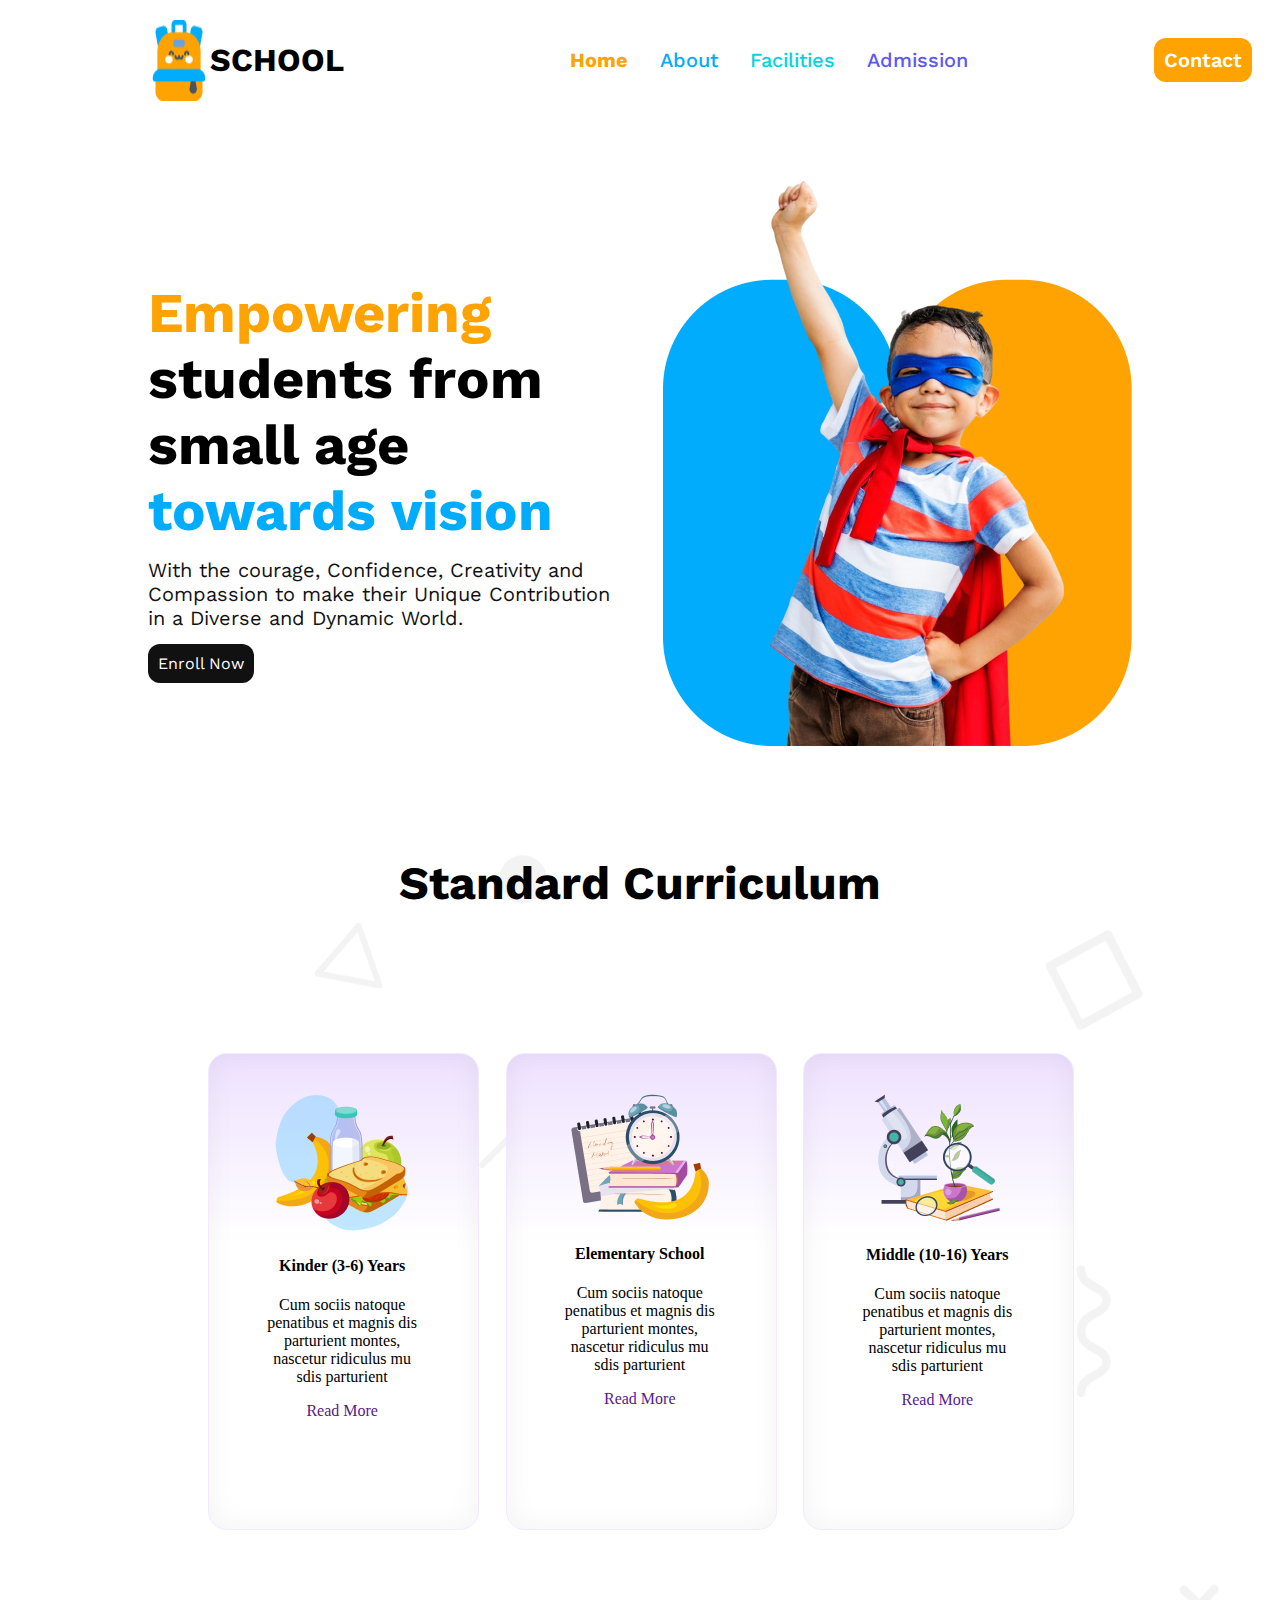
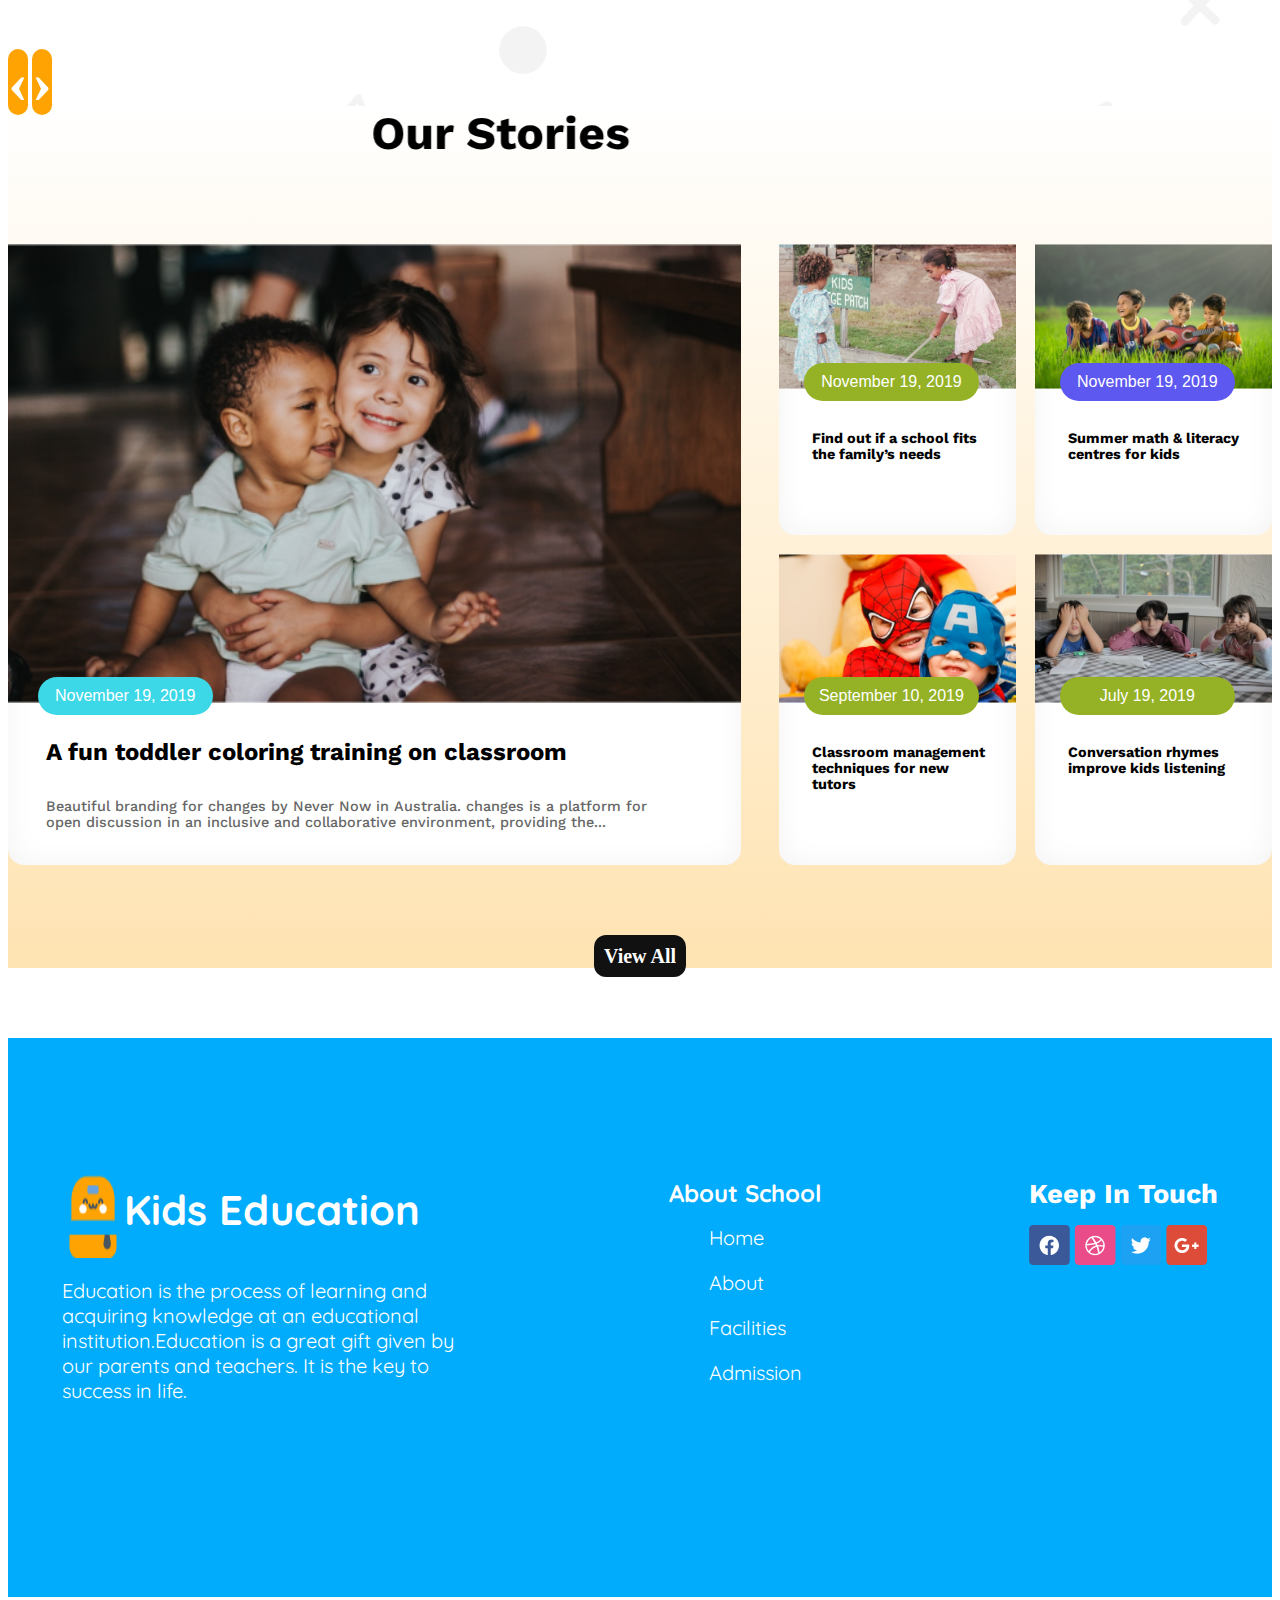
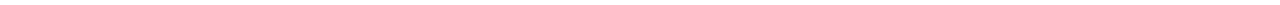
<file: assets/index.html>
<!DOCTYPE html>
<html lang="en">
<head>
    <meta charset="UTF-8">
    <meta name="viewport" content="width=device-width, initial-scale=1.0">
    <title>Kids-Office</title>
    <link rel="stylesheet" href="styles/sytle.css">
</head>
<body class=".width">
    <header>
        <nav class="work-sans-font1">
            <div class="nav-container display-flex">
                <div class="nav-logo display-flex">
                    <img class="logo" src="logo.png" alt="">
                    <h1>SCHOOL</h1>
                </div>
                <div class="nav-lists">
                    <ul class="display-flex">
                        <li><a href="" class="nav-home">Home</a></li>
                        <li><a href="" class="nav-about">About</a></li>
                        <li><a href="" class="nav-facilities">Facilities</a></li>
                        <li><a href="" class="nav-admission">Admission</a></li>
                    </ul>
                </div>
                <a class="nav-btn" href="">Contact</a>

            </div>
        </nav>
    </header>
    <main>
        <section class=" banner work-sans-font1">
            <div class="banner-container display-flex">
                <div class="banner-items">
                    <h1 class="section-title">
                        <span id="title-color1">Empowering</span>
                        students from small age <span id="title-color2">towards vision </span>
                    </h1>
                    <p class="section-description">With the courage, Confidence, Creativity and Compassion to make their Unique Contribution in a Diverse and Dynamic World.</p>
                    <a class="banner-btn primary-btn" href="">Enroll Now</a>
                </div>
                <img class="banner-img" src="hero-kids.png" alt="">
            </div>
        </section>
        <section class="bg-img clr" >
            <div class="curriculum-section">
                <h1 class="curriculum-header work-sans-font1">
                    Standard Curriculum
                </h1>
                <div class="curriculum-container display-flex">
                    <!-- .curriculum*3>img+h4.curriculum-title+p.curriculum-description+a.curriculum-btn -->
                    <div class="curriculum-items">
                        <img src="kinder.png" alt="">
                        <h4 class="curriculum-title">Kinder (3-6) Years</h4>
                        <p class="curriculum-description">Cum sociis natoque penatibus et magnis
                            dis parturient montes, nascetur ridiculus
                            mu sdis parturient</p>
                        <a href="" class="curriculum-btn">Read More</a>
                    </div>
                    <div class="curriculum-items">
                        <img src="elementary.png" alt="">
                        <h4 class="curriculum-title">Elementary School</h4>
                        <p class="curriculum-description">Cum sociis natoque penatibus et magnis
                            dis parturient montes, nascetur ridiculus
                            mu sdis parturient</p>
                        <a href="" class="curriculum-btn">Read More</a>
                    </div>
                    <div class="curriculum-items">
                        <img src="middle.png" alt="">
                        <h4 class="curriculum-title">Middle (10-16) Years</h4>
                        <p class="curriculum-description">Cum sociis natoque penatibus et magnis
                            dis parturient montes, nascetur ridiculus
                            mu sdis parturient</p>
                        <a href="" class="curriculum-btn">Read More</a>
                    </div>
    
                </div>
            </div>
            <div>
                <a href="" class="previous-round">&#8249;</a>
                <a href="" class="next-round">&#8250;</a>
            </div>
        </section>
      
        <article class="bg-img bg-color">
             <!-- <h1 class="article-header work-sans-font1">
                Our Stories
            </h1>   -->
            <marquee class="article-header work-sans-font1" behavior="scroll" direction="right" scrollamount="10">Our Stories</marquee>
              
            <!-- img.article-img+button.article-btn+h4.article-title+p.article-description -->
           <div class=" article-container display-flex">
             <div class="story1">
                <img src="story-1.png" alt="" class="article-img">
                <br>
                <button class="article-btn1">November 19, 2019</button>
                <h4 class="article-title-head work-sans-font1">A fun toddler coloring training on
                    classroom</h4>
                <p class="article-description-head work-sans-font2">Beautiful branding for changes by Never Now in Australia.
                    changes is a platform for open discussion in an inclusive and
                    collaborative environment, providing the...</p>
               </div>
             <div class="story-container">
                <div class="story">
                    <img src="story-2.png" alt="" class="article-img">
                    <br>
                    <button class="article-btn2">November 19, 2019</button>
                    <h4 class="article-title work-sans-font1">Find out if a school fits the
                        family’s needs</h4>
                   </div>
                   <div class="story">
                    <img src="story-3.png" alt="" class="article-img">
                    <br>
                    <button class="article-btn3">November 19, 2019</button>
                    <h4 class="article-title work-sans-font1">Summer math & literacy
                        centres for kids</h4>
                   </div>
                   <div class="story">
                    <img src="story-4.png" alt="" class="article-img">
                    <br>
                    <button class="article-btn2">September 10, 2019</button>
                    <h4 class="article-title work-sans-font1">Classroom management
                        techniques for new tutors</h4>
                   </div>
                   <div class="story">
                    <img src="story-5.png" alt="" class="article-img">
                    <br>
                    <button class="article-btn2">July 19, 2019</button>
                    <h4 class="article-title work-sans-font1">Conversation rhymes
                        improve kids listening</h4>
                   </div>
             </div>
              
           </div>
            
            
            <div class="article-button">
            <a href="" class=" view-btn primary-btn">View All</a>
        </div>
        </article>
     </main>
    <footer class="">
        <div class="main-foter display-flex">
            <div class="education">
                <div class="display-flex">
                    <img class="logo" src="logo.png" alt="">
                    <h1 class="education-head">Kids Education</h1>
                </div>
                <p class="footer-description">Education is the process of learning and acquiring knowledge at an educational institution.Education is a great gift given by our parents and teachers. It is the key to success in life.</p>
            </div>
            <div class="about">
                <h1 class="about-head">About School</h1>
                <div class="about-lists">
                    <ul class="display-flex about-items">
                        <li><a href="" class="footer-description">Home</a></li>
                        <li><a href="" class="footer-description">About</a></li>
                        <li><a href="" class="footer-description">Facilities</a></li>
                        <li><a href="" class="footer-description">Admission</a></li>
                    </ul>
                </div>
            </div>
            <div>
                 <h1 class="social work-sans-font1">Keep In Touch</h1>
                 <img src="fb.png" alt="">
                 <img src="dribble.png" alt="">
                 <img src="twitter.png" alt="">
                 <img src="google+.png" alt="">
            </div>
        </div>
    </footer>
</body>
</html>
</file>
<file: assets/styles/sytle.css>
@import url('https://fonts.googleapis.com/css2?family=Quicksand:wght@300..700&family=Work+Sans:ital,wght@0,100..900;1,100..900&display=swap');

.work-sans-font1{
    font-family: "Work Sans", serif;
    font-optical-sizing: auto;
    font-weight: normal;
    font-style: normal;
  }
  @import url('https://fonts.googleapis.com/css2?family=Quicksand:wght@300..700&family=Raleway:ital,wght@0,100..900;1,100..900&family=Work+Sans:ital,wght@0,100..900;1,100..900&display=swap');

  .work-sans-font2 {
    font-family: "Work Sans", serif;
    font-optical-sizing: auto;
    font-weight: normal;
    font-style: normal;
  }

  /* shared styles */

  .width{
    max-width: 1440px;
  }
 a{
    text-decoration: none;
 }
  a:hover{
    background-color: lightblue;
  }
  .display-flex{
    display: flex;
  }

  .primary-btn{
    background-color: #111111;
    border-radius: 12px;
    padding: 10px;
  }

  /* nav styles  */
  .nav-container{
    /* width: 1160px;
    height: 62px; */
    justify-content: space-between;
    align-items: center;
    gap: 186px;
    margin: 20px 140px 18px 140px ;

  }
  nav ul{
    gap: 32px;
    list-style: none;
    text-decoration: none;
  }
  .nav-home{
    color: rgb(254, 163, 1);
    font-size: 1.25rem;
    font-weight: 700;
  }
  .nav-about{
    color: rgb(1, 172, 253);
    font-size: 1.25rem;
    font-weight: 500;
  }
  .nav-facilities{
    color: rgb(5, 212, 223);
    font-size: 1.25rem;
    font-weight: 500;
  }
  .nav-admission{
    color: rgb(93, 88, 239);
    font-size: 1.25rem;
    font-weight: 500;
  }
  .nav-btn{
    border-radius: 12px;
    background: rgb(254, 163, 1);
    width: 197px;
    padding: 10px;
    color: white;
    font-size: 1.25rem;
    font-weight: 600;
    text-align: center;
    }

  /* banner styles */
  .banner-container{
   width: auto;
    justify-content: space-between; 
    align-items: center;
     gap: 50px;
    margin: 20px 140px 18px 140px ; 
  }
  .banner-items{
    /* width: 640px;
height: 331px; */
    margin-top: 122px;
    margin-bottom: 122px;
  }
  #title-color1{
    color: #FEA301;
  }
  #title-color2{
    color: #01ACFD;
  }
  .banner-img{
    width: 100%;
  }
  
  .section-title{
    font-size: 3.5rem;
    font-weight: 700;
    margin-bottom: -10px;
    letter-spacing: 0;
  }
  .section-description{
    color: rgb(17, 17, 17);
    font-size: 1.25rem;
    font-weight: 400;
    margin-top: 24px;
    margin-bottom: 24px;
  }
  .banner-btn{
    width: 197px;
    height: 50px;
    margin-top: 24px;
    padding: 10px;
    color: white;
  }
/* curriculum section styles */
  .bg-img{
    background-image: url(../bg.png);
  }
  .bg-color{
    background: linear-gradient(0.00deg, rgba(254, 163, 1, 0.3),rgba(255, 255, 255, 0.3) 100%);
  }
  .curriculum-header {
    margin-top: 60px;
    margin-bottom: 80px;
    text-align: center;
    font-size: 2.9rem;
    font-weight: 700;
    line-height: 57.5px;

  }
  .curriculum-container{
    margin: 140px 197.5px 140px 200px;
    justify-content: space-between;
    align-items: center;
    gap: 26.30px;
    text-align: center;
   
   
  }
  .curriculum-items{
    width: 367.8px;
    height: 476.78px;
    padding: 40px 61px 40px 58px;
  box-sizing: border-box;
border: 0.94px solid rgb(242, 232, 255);
border-radius: 18.86px;

box-shadow: inset 0px 0px 28.3px 0.94px rgba(0, 0, 0, 0.05);
background: linear-gradient(180.00deg, rgb(238, 225, 255),rgba(255, 255, 255, 0) 40%),rgb(255, 255, 255);
  }
 
  .previous-round, .next-round{
    border-radius: 30px;
  background: rgb(254, 163, 1);
  color: rgb(255, 255, 255);
font-family: Font Awesome 5 Free;
font-size: 60px;
font-weight: 900;
line-height: 24px;

  }

  /* stories section styles */
  .article-header{
    color: rgb(0, 0, 0);
font-size: 2.9rem;
font-weight: 700;
text-align: center;
margin-bottom: 80px;
  }
  .article-container{
    justify-content: space-evenly;
    gap: 19px;
  }
.story1{
  box-sizing: border-box;
  border-radius: 16px;
  box-shadow: inset 0px 0px 28.3px 0.94px rgba(0, 0, 0, 0.05);
  
  background: rgb(255, 255, 255);
}
  .story-container{
    display: grid;
    grid-template-columns: repeat(2, 1fr);
    gap: 19px;
    margin-left: 19px;

  }
  .story{
    box-sizing: border-box;
    border-radius: 16px;
    box-shadow: inset 0px 0px 28.3px 0.94px rgba(0, 0, 0, 0.05);
    
    background: rgb(255, 255, 255);
  }
  .article-img{
    width: 100%;
  }
  .article-btn1{
    position: absolute;
    width: 174.51px;
    padding: 10px;
    margin-top: -30px;
    margin-left: 30px;
    color: rgb(255, 255, 255);
font-size: 1rem;
font-weight: 500;
border: 0;
border-radius: 47.93px;

background: rgb(60, 216, 232);

  }
  .article-btn2{
    position: absolute;
    width: 174.51px;
    padding: 10px;
    margin-top: -30px;
    margin-left: 25px;
    color: rgb(255, 255, 255);
font-size: 1rem;
font-weight: 500;
border: 0;
border-radius: 47.93px;

background: rgb(149, 178, 38);

  }
  .article-btn3{
    position: absolute;
    width: 174.51px;
    padding: 10px;
    margin-top: -30px;
    margin-left: 25px;
    color: rgb(255, 255, 255);
font-size: 1rem;
font-weight: 500;
border: 0;
border-radius: 47.93px;

background: rgb(93, 88, 240);
  }
  .article-title-head{
    color: rgb(0, 0, 0);
   margin-left: 38px;

font-size: 1.5rem;
font-weight: 700;
  }
  .article-description-head {
    color: rgb(102, 102, 102);
font-size: 0.9rem;
font-weight: 500;
margin-left: 38px;
margin-right: 68px;
margin-bottom: 35px;

  }
  .article-title{
    color: rgb(0, 0, 0);
font-size: 0.9rem;
font-weight: 700;
margin: 37px 23px 62px 33px;

  }
  .article-button{
    margin-top: 80px;
    text-align: center;
  }
  .view-btn{
    color: rgb(255, 255, 255);
font-size: 1.25rem;
font-weight: 700;
letter-spacing: 0%;
text-align: center;
padding: 10px;
border-radius: 12px;
  }
  .clr{
    background-color: linear-gradient(0.00deg, rgba(254, 163, 1, 0.3),rgba(255, 255, 255, 0.3) 100%);
  }

  /* footer styles */
  .main-foter{
    
    justify-content: space-around;
    align-items:start;
    gap: 100px;
    margin-top: 70px;
    padding-top: 124px;
    padding-bottom: 174px;
    background-color:rgb(1, 172, 253);
    border: 0;
  }
  .education{
width: 400px;
  }

  .about-items{
    flex-direction: column;
    justify-content: center;
    gap: 20px;
    list-style: none;
  }
  .about-items a{
    text-decoration: none;
  }
  .footer-description{
    color: rgb(255, 255, 255);
font-family: Quicksand;
font-size: 1.25rem;
font-weight: 400;
letter-spacing: 0%;
text-align: left;
  }
  .education-head{
    color: rgb(255, 255, 255);
    font-family: Quicksand;
    font-size: 2.6rem;
    font-weight: 700;
    line-height: 39.51px;
    letter-spacing: 0%;
    text-align: left;
  }
  .about-head{
    color: rgb(255, 255, 255);
    font-family: Quicksand;
    font-size: 1.5rem;
    font-weight: 700;
    line-height: 30px;
    letter-spacing: 0%;
    text-align: left;
  }
  .social{
    color: rgb(255, 255, 255);

font-size: 1.7rem;
font-weight: 700;
line-height: 26px;

  }



  /* responsive layout styles */
@media screen and (max-width: 576px) {
  .banner-container {
    flex-direction: column-reverse;
    justify-content: center;
    align-items: center;
  }
  .curriculum-container, .article-container, .main-foter{
    flex-direction: column;
    justify-content: center;
    align-items: center;
  }
  .banner-img{
    width: 100%;
  }
  .story-container{
    display: grid;
    grid-template-rows: repeat(1, 1fr);
  }
  
}
</file>
